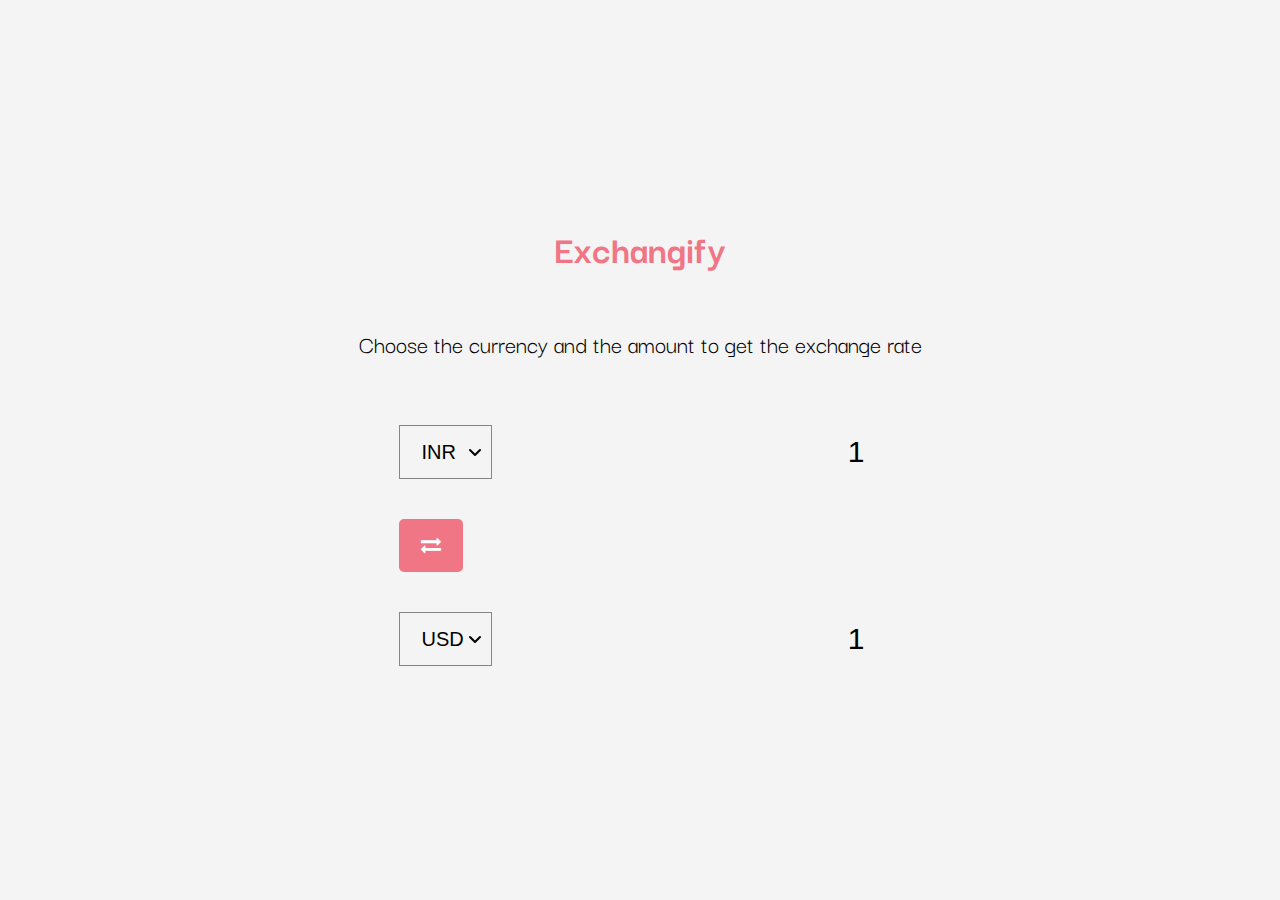
<file: exchange-rate-calculator/index.html>
<!DOCTYPE html>
<html lang="en">

<head>
    <meta charset="UTF-8">
    <meta name="viewport" content="width=device-width, initial-scale=1.0">
    <title>Exchange Rate Calculator</title>
    <link rel="stylesheet" href="style.css">
    <link href="https://stackpath.bootstrapcdn.com/font-awesome/4.7.0/css/font-awesome.min.css" rel="stylesheet" integrity="sha384-wvfXpqpZZVQGK6TAh5PVlGOfQNHSoD2xbE+QkPxCAFlNEevoEH3Sl0sibVcOQVnN" crossorigin="anonymous">

</head>

<body>

    <h1>Exchangify</h1>
    <p>Choose the currency and the amount to get the exchange rate</p>
    <div class="container">
        <div class="currency">
            <select name="" id="currency-one">
                <option value="AED">AED</option>
                <option value="ARS">ARS</option>
                <option value="AUD">AUD</option>
                <option value="BGN">BGN</option>
                <option value="BRL">BRL</option>
                <option value="BSD">BSD</option>
                <option value="CAD">CAD</option>
                <option value="CHF">CHF</option>
                <option value="CLP">CLP</option>
                <option value="CNY">CNY</option>
                <option value="COP">COP</option>
                <option value="CZK">CZK</option>
                <option value="DKK">DKK</option>
                <option value="DOP">DOP</option>
                <option value="EGP">EGP</option>
                <option value="EUR">EUR</option>
                <option value="FJD">FJD</option>
                <option value="GBP">GBP</option>
                <option value="GTQ">GTQ</option>
                <option value="HKD">HKD</option>
                <option value="HRK">HRK</option>
                <option value="HUF">HUF</option>
                <option value="IDR">IDR</option>
                <option value="ILS">ILS</option>
                <option value="INR" selected>INR</option>
                <option value="ISK">ISK</option>
                <option value="JPY">JPY</option>
                <option value="KRW">KRW</option>
                <option value="KZT">KZT</option>
                <option value="MXN">MXN</option>
                <option value="MYR">MYR</option>
                <option value="NOK">NOK</option>
                <option value="NZD">NZD</option>
                <option value="PAB">PAB</option>
                <option value="PEN">PEN</option>
                <option value="PHP">PHP</option>
                <option value="PKR">PKR</option>
                <option value="PLN">PLN</option>
                <option value="PYG">PYG</option>
                <option value="RON">RON</option>
                <option value="RUB">RUB</option>
                <option value="SAR">SAR</option>
                <option value="SEK">SEK</option>
                <option value="SGD">SGD</option>
                <option value="THB">THB</option>
                <option value="TRY">TRY</option>
                <option value="TWD">TWD</option>
                <option value="UAH">UAH</option>
                <option value="USD" >USD</option>
                <option value="UYU">UYU</option>
                <option value="VND">VND</option>
                <option value="ZAR">ZAR</option>
            </select>
            <input type="number" id="amount-one" placeholder="0" value="1">

        </div>

        <div class="swap-rate-container">
            <button class="btn" id="swap">
                <i class="fa fa-exchange"></i>
             </button>
            <div class="rate" id="rate">

            </div>
        </div>
        <div class="currency">
            <select name="" id="currency-two">
                <option value="AED">AED</option>
                <option value="ARS">ARS</option>
                <option value="AUD">AUD</option>
                <option value="BGN">BGN</option>
                <option value="BRL">BRL</option>
                <option value="BSD">BSD</option>
                <option value="CAD">CAD</option>
                <option value="CHF">CHF</option>
                <option value="CLP">CLP</option>
                <option value="CNY">CNY</option>
                <option value="COP">COP</option>
                <option value="CZK">CZK</option>
                <option value="DKK">DKK</option>
                <option value="DOP">DOP</option>
                <option value="EGP">EGP</option>
                <option value="EUR">EUR</option>
                <option value="FJD">FJD</option>
                <option value="GBP">GBP</option>
                <option value="GTQ">GTQ</option>
                <option value="HKD">HKD</option>
                <option value="HRK">HRK</option>
                <option value="HUF">HUF</option>
                <option value="IDR">IDR</option>
                <option value="ILS">ILS</option>
                <option value="INR" >INR</option>
                <option value="ISK">ISK</option>
                <option value="JPY">JPY</option>
                <option value="KRW">KRW</option>
                <option value="KZT">KZT</option>
                <option value="MXN">MXN</option>
                <option value="MYR">MYR</option>
                <option value="NOK">NOK</option>
                <option value="NZD">NZD</option>
                <option value="PAB">PAB</option>
                <option value="PEN">PEN</option>
                <option value="PHP">PHP</option>
                <option value="PKR">PKR</option>
                <option value="PLN">PLN</option>
                <option value="PYG">PYG</option>
                <option value="RON">RON</option>
                <option value="RUB">RUB</option>
                <option value="SAR">SAR</option>
                <option value="SEK">SEK</option>
                <option value="SGD">SGD</option>
                <option value="THB">THB</option>
                <option value="TRY">TRY</option>
                <option value="TWD">TWD</option>
                <option value="UAH">UAH</option>
                <option value="USD" selected>USD</option>
                <option value="UYU">UYU</option>
                <option value="VND">VND</option>
                <option value="ZAR">ZAR</option>
            </select>
            <input type="number" id="amount-two" placeholder="0" value="1">

        </div>
    </div>

    <script src='script.js'></script>
</body>

</html>
</file>
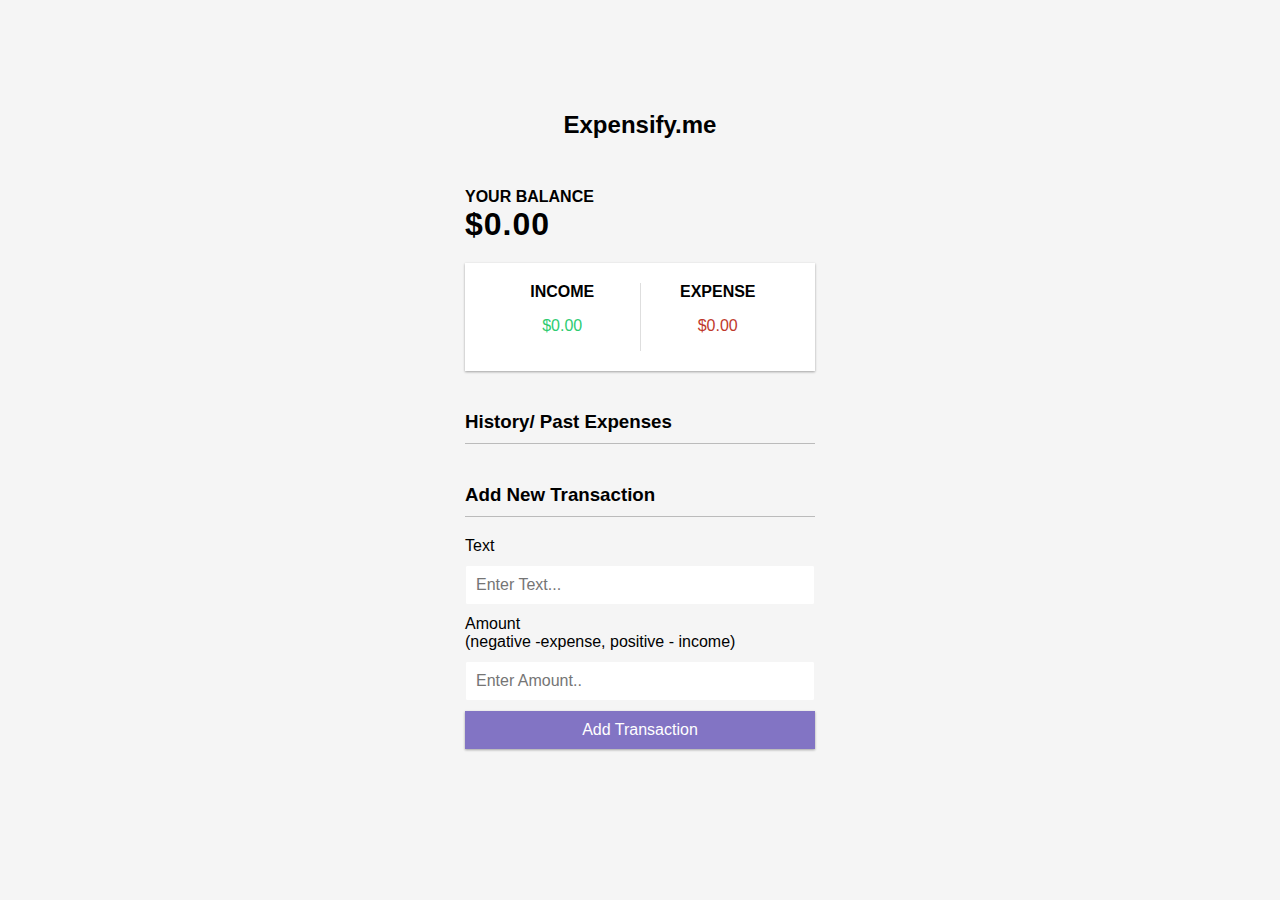
<file: expense-tracker/index.html>
<!DOCTYPE html>
<html lang="en">

<head>
    <meta charset="UTF-8">
    <meta name="viewport" content="width=device-width, initial-scale=1.0">
    <title>Expensify.Me</title>
    <link rel="stylesheet" href="style.css">
</head>

<body>
    <h2>Expensify.me</h2>
    <div class="container">
        <h4>Your Balance</h4>
        <h1 id="balance">$0.00</h1>
        <div class="inc-exp-container">
            <div>
                <h4>Income</h4>
                <p id="money-plus" class="money-plus">+$0.00</p>
            </div>
            <div>
                <h4>Expense</h4>
                <p id="money-minus" class="money-minus">-$0.00</p>
            </div>
        </div>

        <h3>History/ Past Expenses</h3>
        <ul id="list" class="list">
            <!-- <li class="minus">
                cash <span>-$400</span> <button class="delete-btn">x</button>

            </li> -->

        </ul>

        <h3>Add New Transaction</h3>
        <form action="" id="form">
            <div class="form-control">
                <label for="text">Text</label>
                <input type="text" id="text" placeholder="Enter Text..." />
            </div>
            <div class="form-control">
                <label for="amount"> Amount <br> (negative -expense, positive - income)</label>
                <input type="number" id="amount" placeholder="Enter Amount.." />
            </div>
            <button class="btn">Add Transaction</button>
        </form>
    </div>

    <script src="script.js"></script>
</body>

</html>
</file>
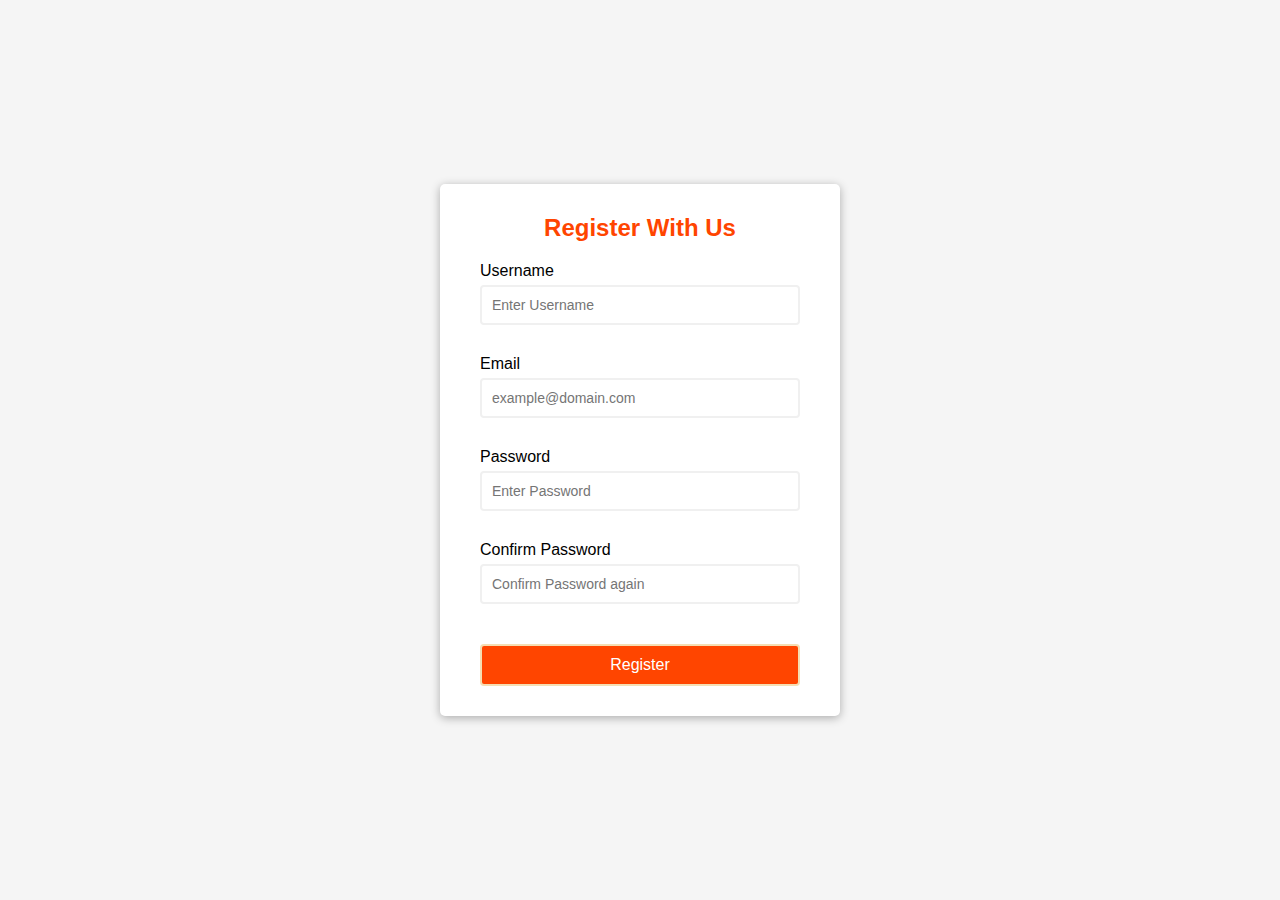
<file: formVaildator1/index.html>
<!DOCTYPE html>
<html lang="en">

<head>
    <meta charset="UTF-8">
    <meta name="viewport" content="width=device-width, initial-scale=1.0">
    <title>Form Validator</title>
    <link rel="stylesheet" href="/formVaildator1/style.css">
</head>

<body>
    <div class="container">
        <form action="" id="form" class="form">
            <h2>Register With Us</h2>
            <div class="form-control">
                <label for="username">Username</label>
                <input type="text" id="username" placeholder="Enter Username">
                <small>Error Message</small>
            </div>
            <div class="form-control ">
                <label for="email">Email</label>
                <input type="text" id="email" placeholder="example@domain.com">
                <small>Error Message</small>
            </div>
            <div class="form-control">
                <label for="password">Password</label>
                <input type="password" id="password1" placeholder="Enter Password">
                <small>Error Message</small>
            </div>
            <div class="form-control">
                <label for="password">Confirm Password</label>
                <input type="password" id="password2" placeholder="Confirm Password again">
                <small>Error Message</small>
            </div>
            <button type="submit">Register</button>
        </form>
    </div>


    <script src="/formVaildator1/script.js"></script>
</body>

</html>
</file>
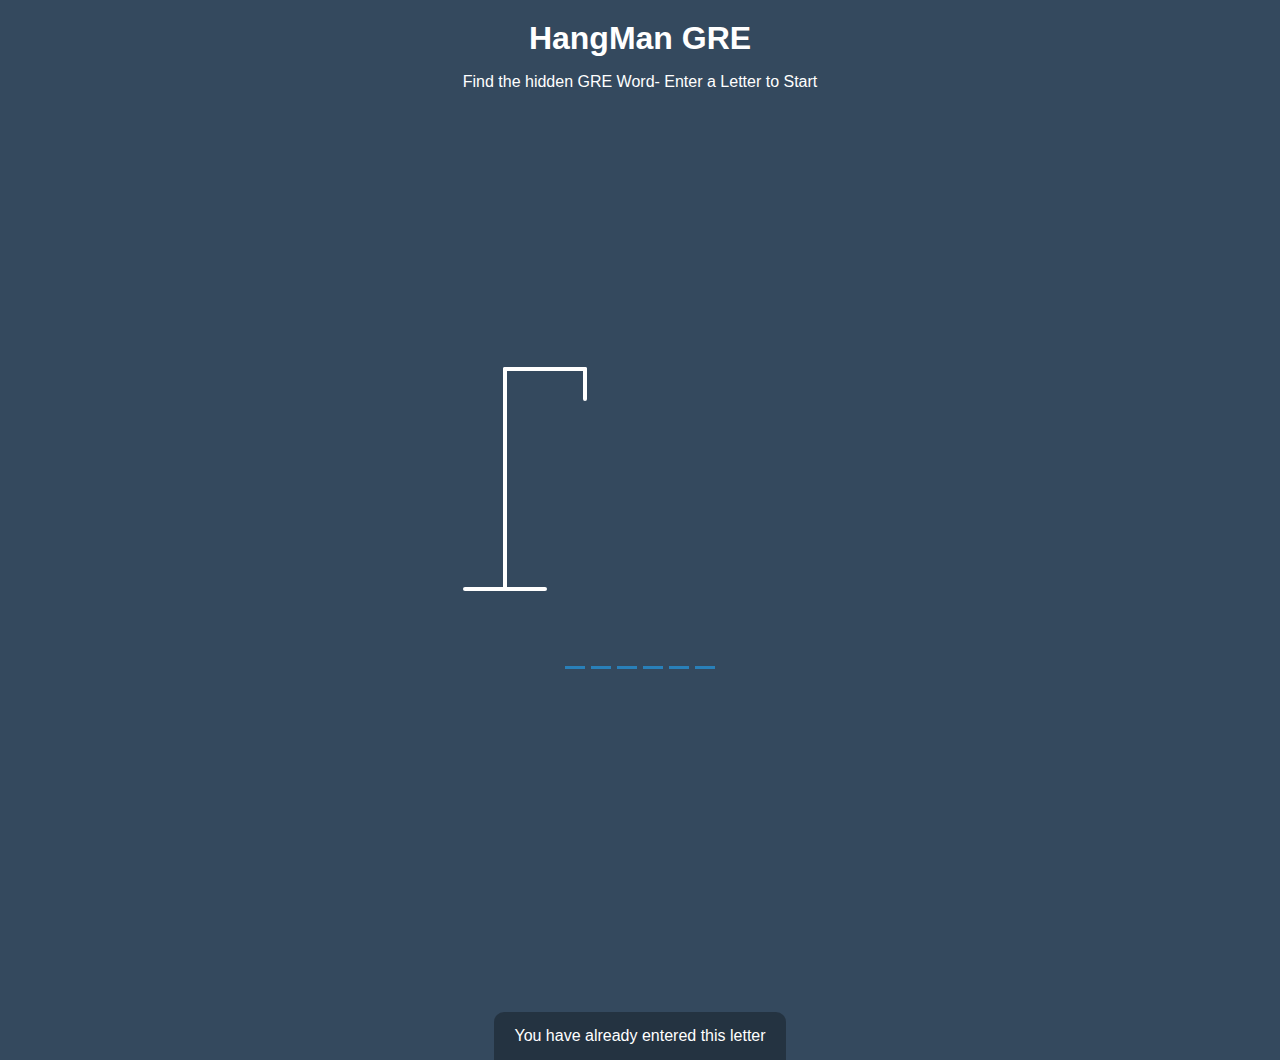
<file: hangman-gre-game/index.html>
<!DOCTYPE html>
<html lang="en">

<head>
    <meta charset="UTF-8" />
    <meta name="viewport" content="width=device-width, initial-scale=1.0" />
    <title>HangMan GRE</title>
    <link rel="stylesheet" href="style.css" />
</head>

<body>
    <h1>HangMan GRE</h1>

    <p>Find the hidden GRE Word- Enter a Letter to Start</p>
    <div class="game-container">
        <!-- Rod -->
        <svg class="figure-container" height="250" width="200">
        <line x1="60" y1="20" x2="140" y2="20" />
        <line x1="140" y1="20" x2="140" y2="50" />
        <line x1="60" y1="20" x2="60" y2="240" />
        <line x1="20" y1="240" x2="100" y2="240" />

        <!-- Head-->

        <circle cx="140" cy="70" r="20" class="figure-part" />

        <!-- Body-->
        <line x1="140" y1="90" x2="140" y2="150" class="figure-part" />

        <!-- Arms-->
        <line x1="140" y1="120" x2="120" y2="100" class="figure-part" />
        <line x1="140" y1="120" x2="160" y2="100" class="figure-part" />

        <!-- Legs-->
        <line x1="140" y1="150" x2="120" y2="180" class="figure-part" />
        <line x1="140" y1="150" x2="160" y2="180" class="figure-part" />
      </svg>
        <div class="wrong-letters-container">
            <div id="wrong-letters"></div>
        </div>

        <div class="word" id="word"></div>
    </div>

    <!--Container for final messages using Popup-->
    <div class="popup-container" id="popup-container">
        <div class="popup">
            <h2 id="final-message"></h2>
            <button id="play-again">
          Play Again
        </button>
        </div>
    </div>

    <!-- Notification-->
    <div class="notification-container" id="notification-container">
        <p>You have already entered this letter</p>
    </div>
    <script src="script.js"></script>
</body>

</html>
</file>
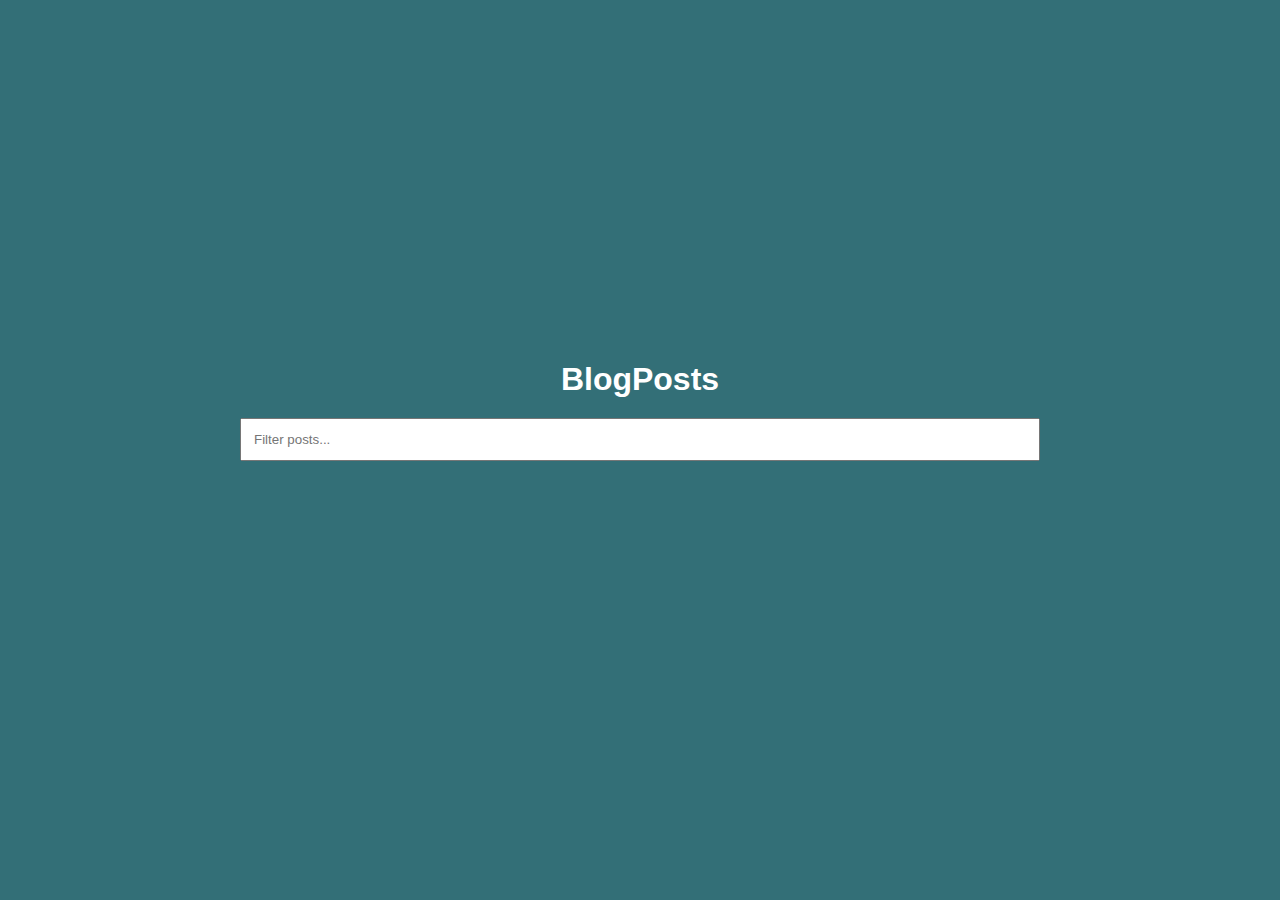
<file: infinite-scroll-fetch/index.html>
<!DOCTYPE html>
<html lang="en">

<head>
    <meta charset="UTF-8">
    <meta name="viewport" content="width=device-width, initial-scale=1.0">
    <title>Infinite Scroll Async fetch</title>
    <link rel="stylesheet" href="style.css">
</head>

<body>

    <h1>BlogPosts</h1>
    <div class="filter-container">
        <input type="text" id="filter" class="filter" placeholder="Filter posts..." />


    </div>

    <div id="post-container"></div>


    <div id="loader" class="loader">
        <div class="circle"></div>
        <div class="circle"></div>
        <div class="circle"></div>
    </div>



    <script src="script.js"></script>
</body>

</html>
</file>
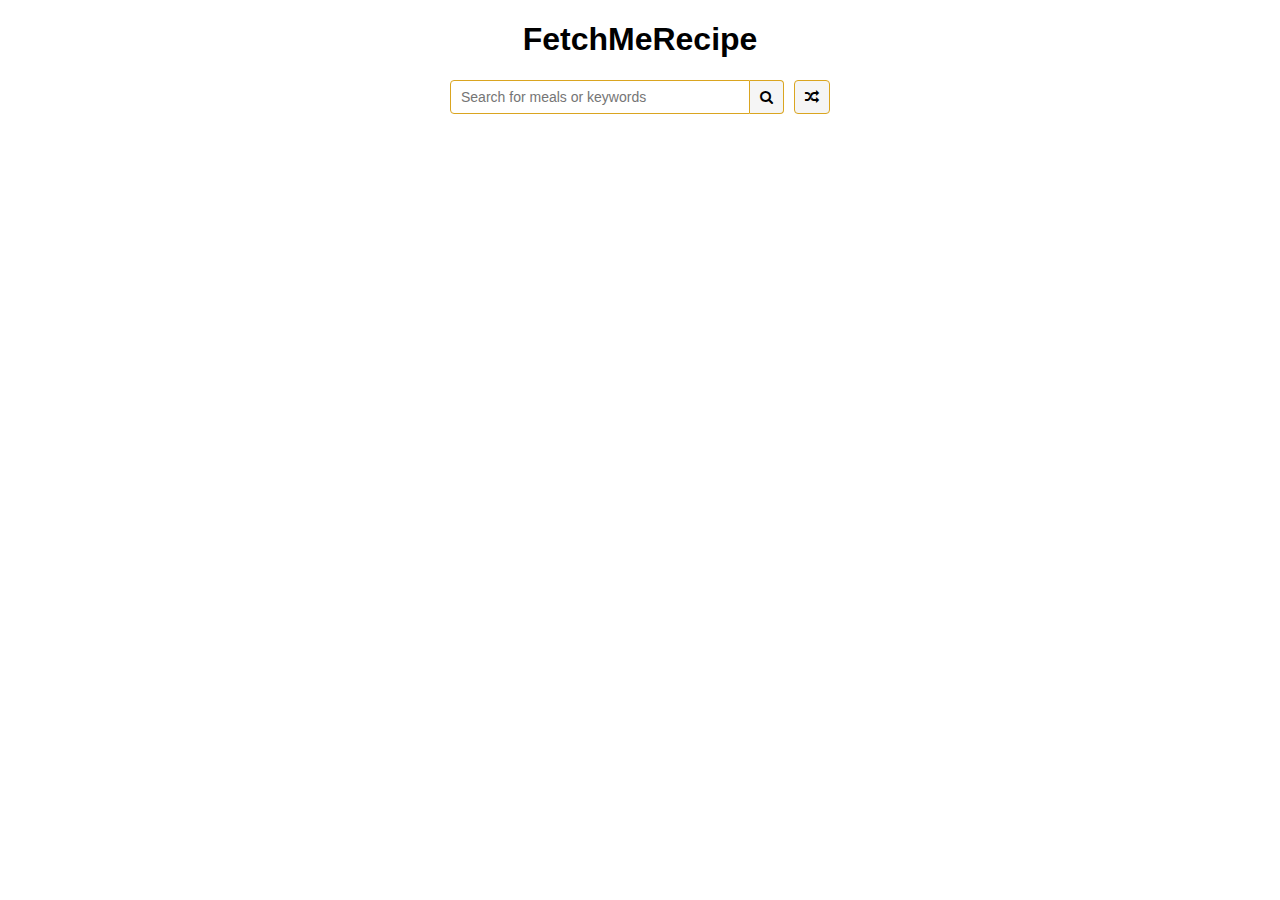
<file: meal-finder/index.html>
<!DOCTYPE html>
<html lang="en">

<head>
    <meta charset="UTF-8" />
    <meta name="viewport" content="width=device-width, initial-scale=1.0" />
    <title>FetchMeRecipe</title>
    <link rel="stylesheet" href="style.css" />
    <link rel="stylesheet" href="https://stackpath.bootstrapcdn.com/font-awesome/4.7.0/css/font-awesome.min.css" integrity="sha384-wvfXpqpZZVQGK6TAh5PVlGOfQNHSoD2xbE+QkPxCAFlNEevoEH3Sl0sibVcOQVnN" crossorigin="anonymous" />
</head>

<body>
    <div class="container">
        <h1>FetchMeRecipe</h1>
        <div class="flex">
            <form class="flex" id="submit">
                <input type="text" id="search" placeholder="Search for meals or keywords" />
                <button class="search-btn" type="submit">
            <i class="fa fa-search"></i>
          </button>
            </form>
            <button class="random-btn" id="random-btn">
          <i class="fa fa-random"></i>
        </button>
        </div>

        <div id="result-heading"></div>
        <div id="meals" class="meals"></div>
        <div id="single-meal" class="single-meal"></div>
    </div>

    <script src="script.js"></script>
</body>

</html>
</file>
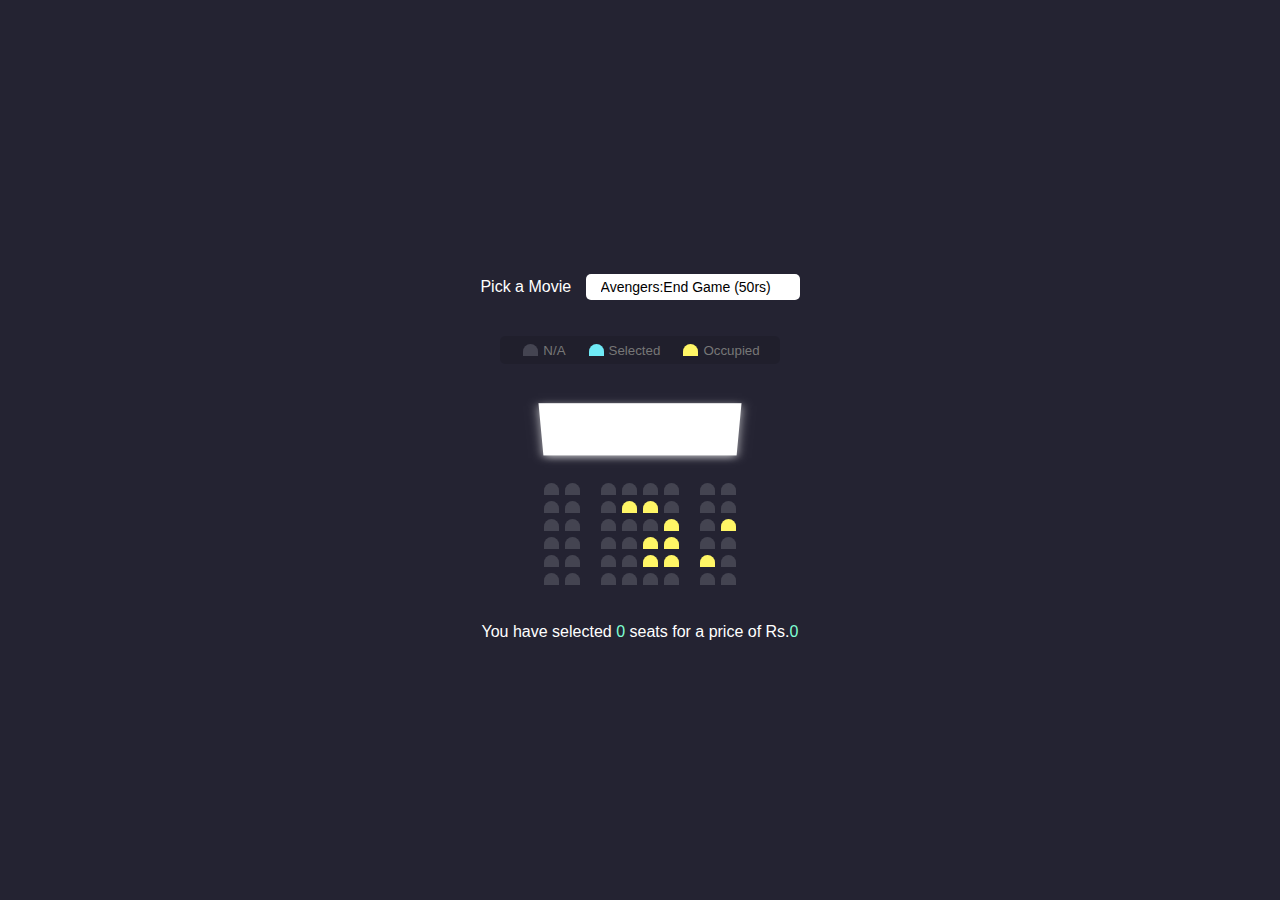
<file: movieseatbooking/index.html>
<!DOCTYPE html>
<html lang="en">

<head>
    <meta charset="UTF-8">
    <meta name="viewport" content="width=device-width, initial-scale=1.0">
    <title>ShowMeMovie</title>
    <link rel="stylesheet" href="/movieseatbooking/style.css">
</head>

<body>
    <div class="movie-container">
        <label>Pick a Movie</label>
        <select id="movie">
           <option value="50">Avengers:End Game (50rs)</option>
           <option value="100">Friends TV Series (100rs)</option>
           <option value="30">Joker (30rs)</option>
           <option value="50">Upload Amazon Series (50rs)</option> 
        </select>
    </div>
    <ul class="showcase">
        <li>
            <div class="seat"></div>
            <small>N/A</small>

        </li>
        <li>
            <div class="seat selected"> </div>
            <small>Selected</small>

        </li>
        <li>
            <div class="seat occupied"> </div>
            <small>Occupied</small>

        </li>

    </ul>
    <div class="container">
        <div class="screen"></div>
        <div class="row">
            <div class="seat"></div>
            <div class="seat"></div>
            <div class="seat"></div>
            <div class="seat"></div>
            <div class="seat"></div>
            <div class="seat"></div>
            <div class="seat"></div>
            <div class="seat"></div>
        </div>
        <div class="row">
            <div class="seat"></div>
            <div class="seat"></div>
            <div class="seat"></div>
            <div class="seat occupied"></div>
            <div class="seat occupied"></div>
            <div class="seat"></div>
            <div class="seat"></div>
            <div class="seat"></div>
        </div>
        <div class="row">
            <div class="seat"></div>
            <div class="seat"></div>
            <div class="seat"></div>
            <div class="seat"></div>
            <div class="seat"></div>
            <div class="seat occupied"></div>
            <div class="seat"></div>
            <div class="seat occupied"></div>
        </div>
        <div class="row">
            <div class="seat"></div>
            <div class="seat"></div>
            <div class="seat"></div>
            <div class="seat"></div>
            <div class="seat occupied"></div>
            <div class="seat occupied"></div>
            <div class="seat"></div>
            <div class="seat"></div>
        </div>
        <div class="row">
            <div class="seat"></div>
            <div class="seat"></div>
            <div class="seat"></div>
            <div class="seat"></div>
            <div class="seat occupied"></div>
            <div class="seat occupied"></div>
            <div class="seat occupied"></div>
            <div class="seat"></div>
        </div>
        <div class="row">
            <div class="seat"></div>
            <div class="seat"></div>
            <div class="seat"></div>
            <div class="seat"></div>
            <div class="seat"></div>
            <div class="seat"></div>
            <div class="seat"></div>
            <div class="seat"></div>
        </div>

    </div>
    <p class="text">You have selected <span id="count">0</span> seats for a price of Rs.<span id="total">0</span></p>

    <script src="/movieseatbooking/script.js"></script>
</body>

</html>
</file>
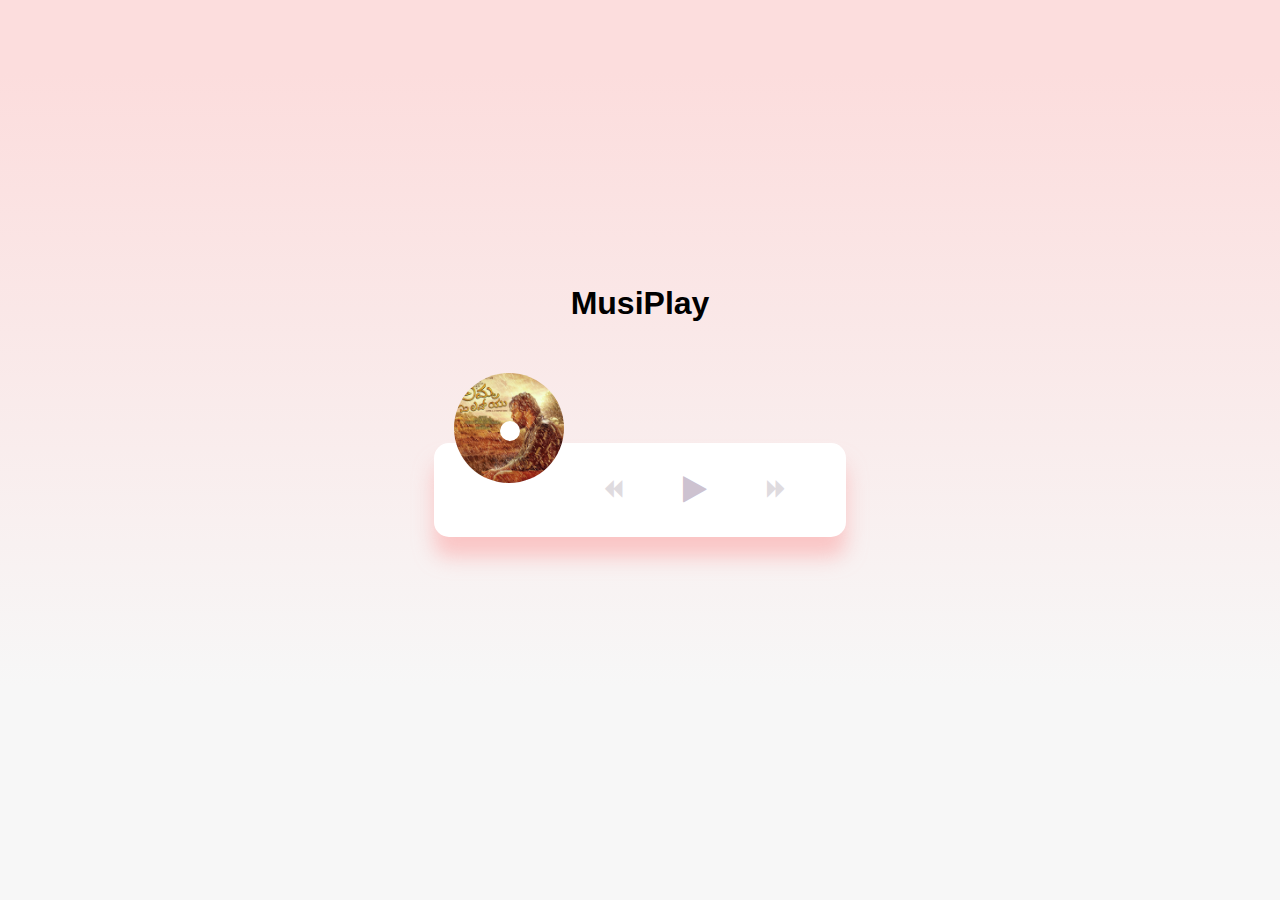
<file: music-player/index.html>
<!DOCTYPE html>
<html lang="en">

<head>
    <meta charset="UTF-8" />
    <meta name="viewport" content="width=device-width, initial-scale=1.0" />
    <title>Music Player</title>
    <link rel="stylesheet" href="style.css" />
    <link rel="stylesheet" href="https://stackpath.bootstrapcdn.com/font-awesome/4.7.0/css/font-awesome.min.css" integrity="sha384-wvfXpqpZZVQGK6TAh5PVlGOfQNHSoD2xbE+QkPxCAFlNEevoEH3Sl0sibVcOQVnN" crossorigin="anonymous" />

</head>

<body>

    <h1>MusiPlay</h1>

    <div class="music-container  " id="music-container">

        <div class="music-info">
            <h4 id="title"></h4>
            <div class="progress-container" id="progress-container">

                <div class="progress" id="progress">

                </div>
            </div>
        </div>

        <audio src="songs/goodmorning.mp3" id="audio"></audio>
        <div class="img-container ">
            <img src="covers/goodmorning.jpg" alt="music-cover" id="cover">
        </div>

        <div class="navigation">
            <button id="prev" class="action-btn">
                    <i class="fa fa-backward"></i>
                </button>
            <button id="play" class="action-btn action-btn-big">
                    <i class="fa fa-play"></i>
                </button>
            <button id="next" class="action-btn">
                    <i class="fa fa-forward"></i>
                </button>
        </div>
    </div>

    </div>




    <script src="script.js"></script>
</body>

</html>
</file>
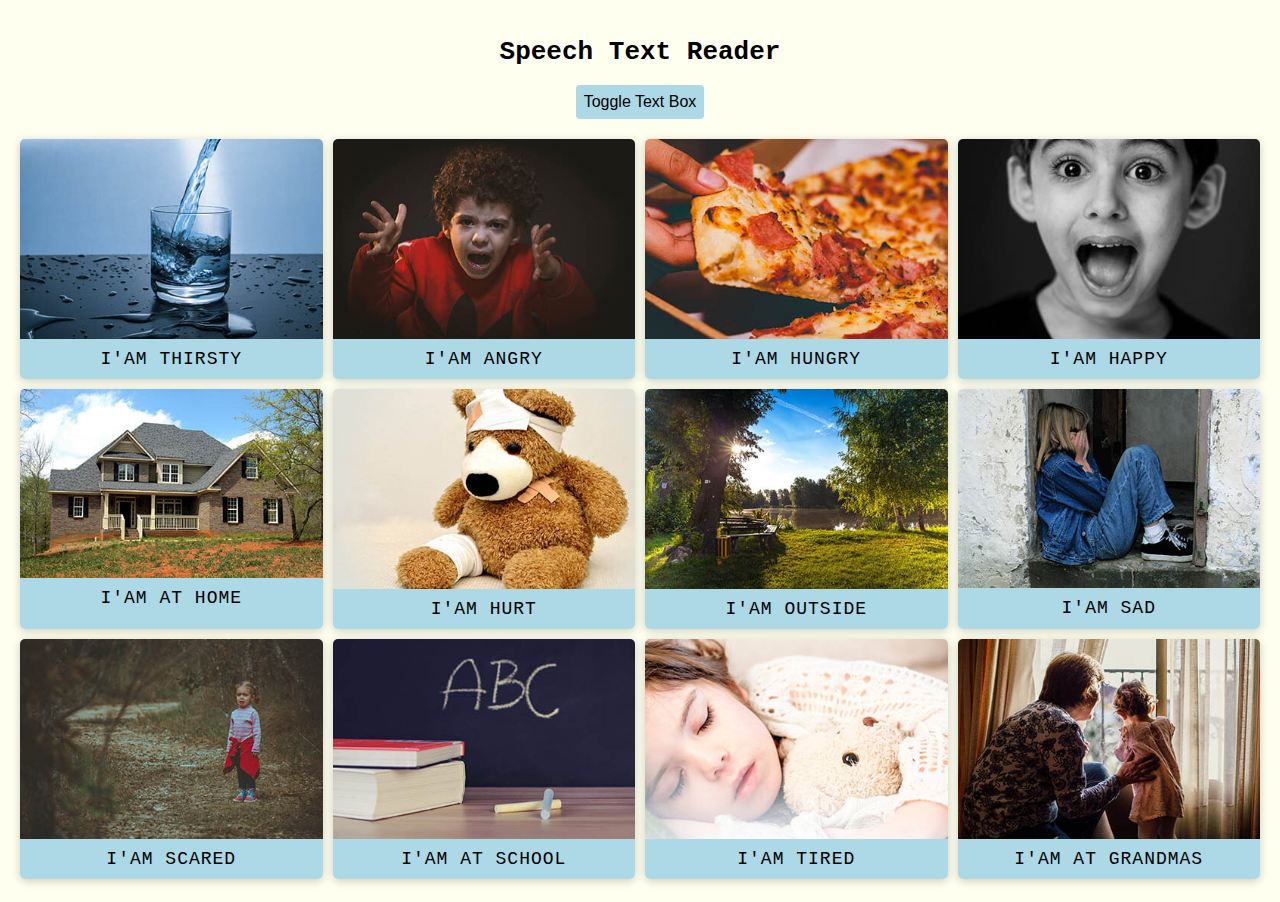
<file: speech-text-reader/index.html>
<!DOCTYPE html>
<html lang="en">

<head>
    <meta charset="UTF-8">
    <meta name="viewport" content="width=device-width, initial-scale=1.0">
    <title>Speech Text Reader-Home</title>
    <link rel="stylesheet" href="style.css">
</head>

<body>

    <div class="container">
        <h1>Speech Text Reader</h1>
        <button id="toggle" class="btn btn-toggle">
            Toggle Text Box
        </button>
        <div class="text-box" id="text-box">
            <div class="close" id="close">X</div>
            <h3>Choose voice</h3>
            <select id="voices"></select>
            <textarea id="text" placeholder="Enter Text to read.."></textarea>
            <button id="read" class="btn">Read Text</button>

        </div>
        <main></main>
    </div>



    <script src="script.js"></script>
</body>

</html>
</file>
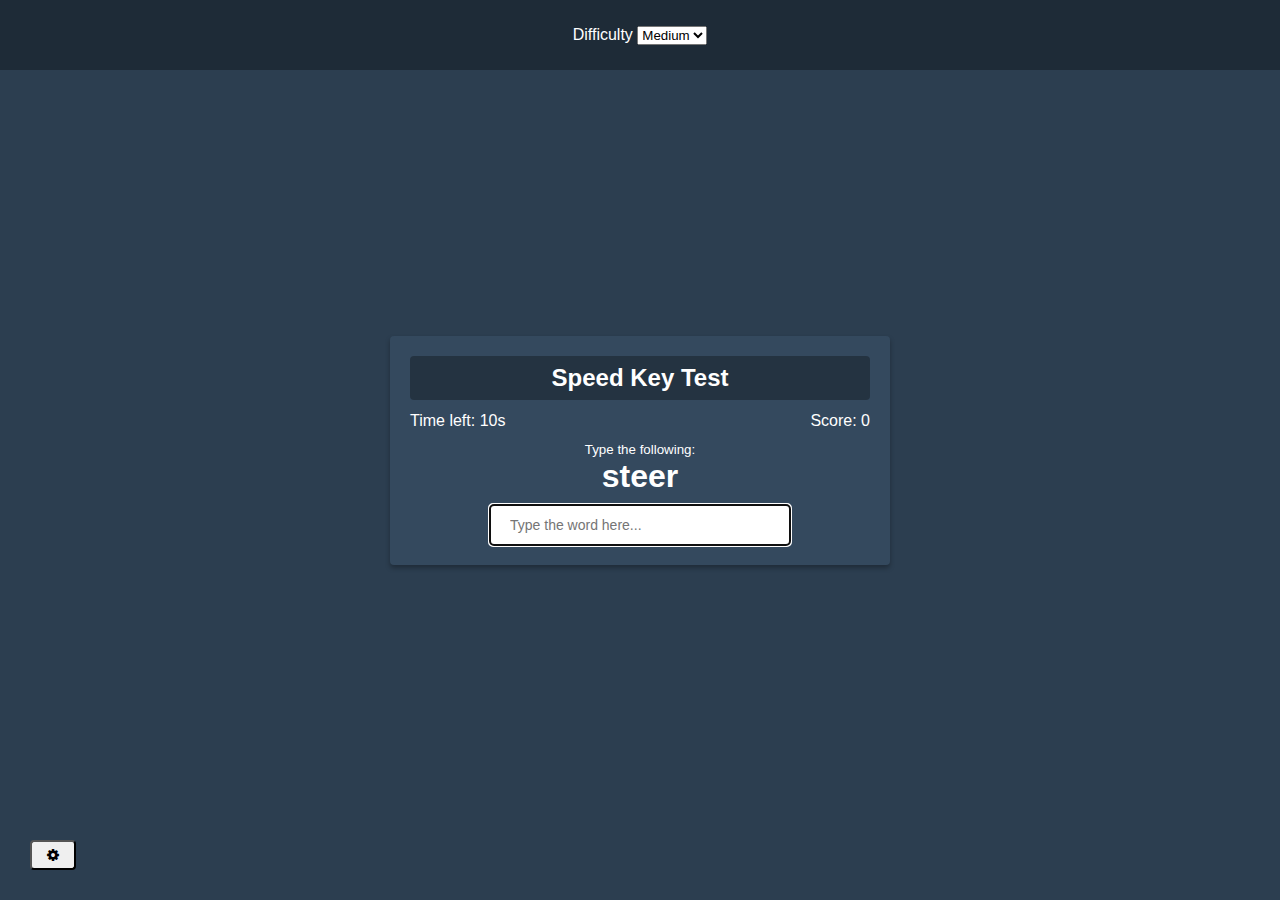
<file: typing-speed-game/index.html>
<!DOCTYPE html>
<html lang="en">

<head>
    <meta charset="UTF-8">
    <meta name="viewport" content="width=device-width, initial-scale=1.0">
    <title>SpeedKey</title>
    <link rel="stylesheet" href="style.css">
    <link rel="stylesheet" href="https://stackpath.bootstrapcdn.com/font-awesome/4.7.0/css/font-awesome.min.css" integrity="sha384-wvfXpqpZZVQGK6TAh5PVlGOfQNHSoD2xbE+QkPxCAFlNEevoEH3Sl0sibVcOQVnN" crossorigin="anonymous" />

</head>

<body>

    <button id="settings-btn" class="settings-btn">
        <i class="fa fa-cog"></i>
    </button>

    <div id="settings" class="settings">
        <form id="settings-form">
            <div>
                <label for="difficulty">Difficulty</label>
                <select id="difficulty">
                   <option value="easy">Easy</option>
                   <option value="medium">Medium</option>
                   <option value="hard">Hard</option>
                </select>
            </div>

        </form>
    </div>

    <div class="container">
        <h2> Speed Key Test </h2>
        <small>Type the following:</small>

        <h1 id="word"></h1>
        <input type="text" id="text" autocomplete="off" placeholder="Type the word here...">

        <p class="time-container">
            Time left: <span id="time">10s</span>
        </p>

        <p class="score-container">
            Score: <span id="score">0</span>
        </p>

        <div id="end-game-container" class="end-game-container"></div>

    </div>


    <script src="script.js"></script>
</body>

</html>
</file>
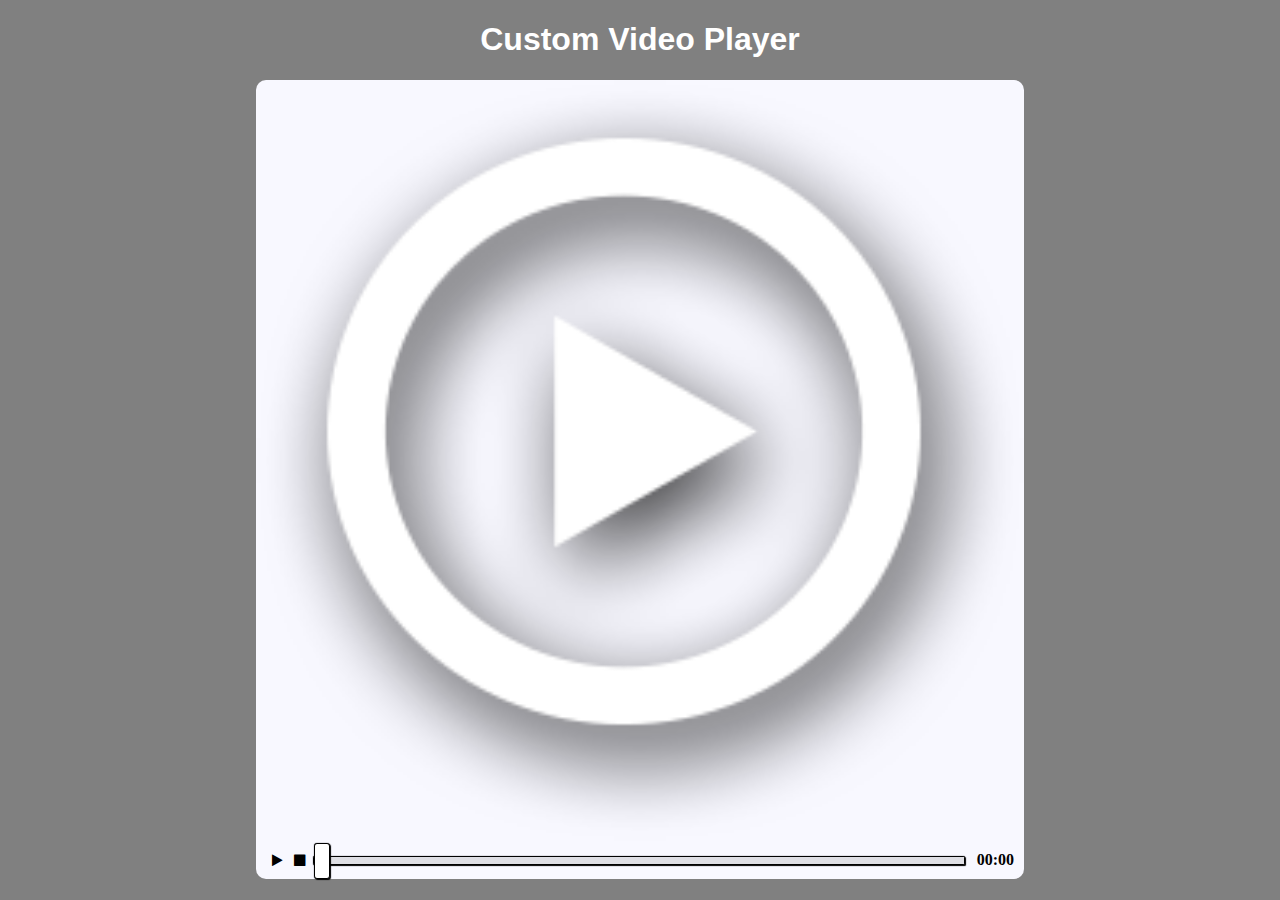
<file: Custom-Video-Player/custom-video-player/index.html>
<!DOCTYPE html>
<html lang="en">

<head>
    <meta charset="UTF-8">
    <meta name="viewport" content="width=device-width, initial-scale=1.0">
    <title>Custom Video Player</title>

    <link href="https://stackpath.bootstrapcdn.com/font-awesome/4.7.0/css/font-awesome.min.css" rel="stylesheet" integrity="sha384-wvfXpqpZZVQGK6TAh5PVlGOfQNHSoD2xbE+QkPxCAFlNEevoEH3Sl0sibVcOQVnN" crossorigin="anonymous">
    <link rel="stylesheet" href="css/style.css">
    <link rel="stylesheet" href="css/progress.css">

</head>

<body>

    <h1>Custom Video Player</h1>
    <video src="videos/plex.mp4" id="video" class="screen" poster="img/play.png"></video>
    <div class="controls">
        <button class="btn" id="play">
    <i class="fa fa-play"></i>
        </button>
        <button class="btn" id="stop">
    <i class="fa fa-stop"></i>
        </button>
        <input type="range" id="progress" class='progress' min="0" max="100" step="0.1" value="0" />
        <span class="timestamp" id="timestamp">00:00</span>
    </div>



    <script src="script.js">
    </script>

</body>

</html>
</file>
<file: exchange-rate-calculator/style.css>
@import url('https://fonts.googleapis.com/css?family=Darker+Grotesque&display=swap');
:root {
    --primary-color: #F07686;
}

* {
    box-sizing: border-box;
}

body {
    background-color: #f4f4f4;
    display: flex;
    flex-direction: column;
    align-items: center;
    justify-content: center;
    height: 100vh;
    margin: 0;
    padding: 20px;
    font-family: 'Darker Grotesque', sans-serif;
}

h1 {
    color: var(--primary-color);
    font-size: 40px;
}

p {
    text-align: center;
    font-size: 25px;
}

.btn {
    color: white;
    background-color: var(--primary-color);
    border: 10px solid var(--primary-color);
    border-radius: 5px;
    font-size: 20px;
    padding: 5px 12px;
}

.btn:hover {
    cursor: pointer;
}

.money-img {
    width: 150px;
}

.currency {
    padding: 40px 0;
    display: flex;
    align-items: center;
    justify-content: space-between;
}

.currency select {
    padding: 15px 22px 15px 22px;
    -moz-appearance: none;
    appearance: none;
    -webkit-appearance: none;
    border: 1px solid #858585;
    font-size: 20px;
    background: transparent;
    background-image: url('data:image/svg+xml;charset=UTF-8,%3Csvg%20xmlns%3D%22http%3A%2F%2Fwww.w3.org%2F2000%2Fsvg%22%20width%3D%2212%22%20height%3D%2212%22%20viewBox%3D%220%200%2012%2012%22%3E%3Ctitle%3Edown-arrow%3C%2Ftitle%3E%3Cg%20fill%3D%22%23000000%22%3E%3Cpath%20d%3D%22M10.293%2C3.293%2C6%2C7.586%2C1.707%2C3.293A1%2C1%2C0%2C0%2C0%2C.293%2C4.707l5%2C5a1%2C1%2C0%2C0%2C0%2C1.414%2C0l5-5a1%2C1%2C0%2C1%2C0-1.414-1.414Z%22%20fill%3D%22%23000000%22%3E%3C%2Fpath%3E%3C%2Fg%3E%3C%2Fsvg%3E');
    background-position: right 10px top 50%, 0, 0;
    background-size: 12px auto 100%;
    background-repeat: no-repeat;
}

.currency input {
    border: 0;
    background: transparent;
    font-size: 30px;
    text-align: right;
}

.swap-rate-container {
    display: flex;
    align-items: center;
    justify-content: space-between;
}

.rate {
    color: var(--primary-color);
    font-size: 25px;
    padding: 0 10px;
}

select:focus,
input:focus,
button:focus {
    outline: 0;
}

@media(max-width: 600px) {
    .currency input {
        width: 240px;
    }
}
</file>
<file: expense-tracker/style.css>
:root {
    --box-shadow: 0 1px 3px rgba(0, 0, 0, 0.12), 0 1px 2px rgba(0, 0, 0, 0.24);
}

* {
    box-sizing: border-box;
}

body {
    font-family: sans-serif;
    background-color: whitesmoke;
    display: flex;
    flex-direction: column;
    align-items: center;
    justify-content: center;
    min-height: 100vh;
    margin: 0;
}

.container {
    margin: 30px auto;
    width: 350px;
}

h1 {
    letter-spacing: 1px;
    margin: 0;
}

h3 {
    border-bottom: 1px solid #bbb;
    padding-bottom: 10px;
    margin: 40px 0 10px;
}

h4 {
    margin: 0;
    text-transform: uppercase;
}

.inc-exp-container {
    background-color: white;
    box-shadow: var(--box-shadow);
    padding: 20px;
    display: flex;
    justify-content: space-between;
    margin: 20px 0;
}

.inc-exp-container>div {
    flex: 1;
    text-align: center;
}

.inc-exp-container>div:first-of-type {
    border-right: 1px solid #dedede;
}

.money {
    font-size: 20px;
    letter-spacing: 1px;
    margin: 5px 0;
}

.money-plus {
    color: #2ecc71;
}

.money-minus {
    color: #c0392b;
}

label {
    display: inline-block;
    margin: 10px 0;
}

input[type="text"],
input[type="number"] {
    border: 1px solid whitesmoke;
    border-radius: 2px;
    display: block;
    font-size: 16px;
    padding: 10px;
    width: 100%;
}

.btn {
    background-color: #6e5ebbda;
    box-shadow: var(--box-shadow);
    color: white;
    border: 0;
    display: block;
    font-size: 16px;
    margin: 10px 0 30px;
    padding: 10px;
    width: 100%;
    cursor: pointer;
}

.btn:focus,
.delete-btn:focus {
    outline: 0;
}

.list {
    list-style-type: none;
    padding: 0;
    margin-bottom: 40px;
}

.list li {
    background-color: white;
    box-shadow: var(--box-shadow);
    color: #333;
    display: flex;
    justify-content: space-between;
    position: relative;
    padding: 10px;
    margin: 10px 0;
}

.list li.minus {
    border-right: 5px solid #c0392b;
}

.list li.plus {
    border-right: 5px solid #2ecc71;
}

.delete-btn {
    background-color: red;
    cursor: pointer;
    border: 0;
    color: white;
    font-size: 20px;
    line-height: 20px;
    padding: 2px 5px;
    position: absolute;
    top: 50%;
    left: 0;
    transform: translate(-100%, -50%);
    transition: opacity 0.3s ease;
    opacity: 0;
}

.list li:hover .delete-btn {
    opacity: 1;
}
</file>
<file: formVaildator1/style.css>
* {
    box-sizing: border-box;
}

body {
    font-family: sans-serif;
    background-color: whitesmoke;
    display: flex;
    justify-content: center;
    align-items: center;
    min-height: 100vh;
    margin: 0;
}

h2 {
    text-align: center;
    margin: 0 0 20px;
    color: orangered;
}

.container {
    background-color: white;
    border-radius: 5px;
    box-shadow: 0 2px 10px rgba(0, 0, 0, 0.3);
    width: 400px;
}

.form {
    padding: 30px 40px;
}

.form-control {
    margin-bottom: 10px;
    padding-bottom: 20px;
    position: relative;
}

.form-control label {
    color: black;
    display: block;
    margin-bottom: 5px;
}

.form-control input {
    border: 2px solid #f0f0f0;
    border-radius: 4px;
    display: block;
    width: 100%;
    padding: 10px;
    font-size: 14px;
}

.form-control input:focus {
    outline: 0;
    border-color: rgb(255, 68, 0);
}

.form-control.success input {
    border-color: #2ecc71;
}

.form-control.error input {
    border-color: red;
}

.form-control small {
    color: red;
    position: absolute;
    bottom: 0;
    left: 0;
    visibility: hidden;
}

.form-control.error small {
    visibility: visible;
}

.form button {
    cursor: pointer;
    background-color: orangered;
    border-radius: 4px;
    border: 2px solid wheat;
    color: white;
    display: block;
    font-size: 16px;
    padding: 10px;
    margin-top: 20px;
    width: 100%;
}
</file>
<file: hangman-gre-game/style.css>
* {
    box-sizing: border-box;
}

body {
    display: flex;
    flex-direction: column;
    align-items: center;
    justify-content: center;
    height: 100vh;
    margin: 0;
    /* overflow: hidden; */
    background-color: #34495e;
    color: white;
    font-family: -apple-system, BlinkMacSystemFont, 'Segoe UI', Roboto, Oxygen, Ubuntu, Cantarell, 'Open Sans', 'Helvetica Neue', sans-serif;
}

h1 {
    margin: 20px 0 0;
}

.game-container {
    padding: 20px 30px;
    position: relative;
    margin: auto;
    height: 350px;
    width: 450px;
}

.figure-container {
    fill: transparent;
    stroke: white;
    stroke-width: 4px;
    stroke-linecap: round;
}

.figure-part {
    display: none;
}

.wrong-letters-container {
    position: absolute;
    top: 20px;
    right: 20px;
    display: flex;
    flex-direction: column;
    text-align: right;
}

.wrong-letters-container p {
    margin: 0 0 5px;
}

.wrong-letters-container span {
    font-size: 24px;
}

.word {
    display: flex;
    position: absolute;
    bottom: 10px;
    left: 50%;
    transform: translateX(-50%);
}

.letter {
    border-bottom: 3px solid #2980b9;
    display: inline-flex;
    font-size: 30px;
    align-items: center;
    justify-content: center;
    margin: 0 3px;
    height: 50px;
    width: 20px;
}

.popup-container {
    background-color: rgba(0, 0, 0, 0.3);
    position: fixed;
    top: 0;
    bottom: 0;
    left: 0;
    right: 0;
    /* display: flex; */
    display: none;
    align-items: center;
    justify-content: center;
}

.popup {
    background: #2980b9;
    border-radius: 5px;
    box-shadow: 0 15px 10px 2px rgba(0, 0, 0, 0.1);
    padding: 20px;
    text-align: center;
}

.popup button {
    cursor: pointer;
    background-color: white;
    color: #2980b9;
    border: 0;
    margin-top: 20px;
    padding: 12px 20px;
    font-size: 16px;
}

.popup button:active {
    transform: scale(0.98);
}

.popup button:focus {
    outline: 0;
}

.notification-container {
    background-color: rgba(0, 0, 0, 0.3);
    border-radius: 10px 10px 0 0;
    padding: 15px 20px;
    position: absolute;
    bottom: -160px;
    transition: transform 0.3s ease-in-out;
}

.notification-container p {
    margin: 0;
}

.notification-container.show {
    transform: translateY(-100px);
}
</file>
<file: infinite-scroll-fetch/style.css>
* {
    box-sizing: border-box;
}

body {
    font-family: sans-serif;
    color: white;
    background-color: #336f77;
    display: flex;
    flex-direction: column;
    align-items: center;
    justify-content: center;
    min-height: 100vh;
    margin: 0;
    padding-bottom: 100px;
}

h1 {
    margin-bottom: 0;
    text-align: center;
}

.filter-container {
    margin-top: 20px;
    width: 80vw;
    max-width: 800px;
}

.filter {
    width: 100%;
    padding: 12px;
}

.post {
    position: relative;
    background-color: #7bcdd881;
    box-shadow: 0 2px 4px rgba(0, 0, 0, 0.3);
    border-radius: 3px;
    padding: 20px;
    margin: 40px 0;
    display: flex;
    width: 80vw;
    max-width: 800px;
}

.post .post-title {
    margin: 0;
}

.post .post-body {
    margin: 15px 0 0;
    line-height: 1.3;
}

.post .post-info {
    margin-left: 20px;
}

.post .number {
    position: absolute;
    top: -15px;
    left: -15px;
    font-size: 20px;
    width: 40px;
    height: 40px;
    border-radius: 50%;
    background: white;
    color: #336f77;
    display: flex;
    align-items: center;
    justify-content: center;
    padding: 7px 10px;
}

.loader {
    opacity: 0;
    display: flex;
    position: fixed;
    bottom: 50px;
    transition: opacity 0.3s ease-in;
}

.loader.show {
    opacity: 1;
}

.circle {
    background-color: white;
    width: 10px;
    height: 10px;
    border-radius: 50%;
    margin: 5px;
    animation: bounce 0.5s ease-in infinite;
}

.circle:nth-of-type(2) {
    animation-delay: 0.1s;
}

.circle:nth-of-type(3) {
    animation-delay: 0.2s;
}

@keyframes bounce {
    0%,
    100% {
        transform: translateY(0);
    }
    50% {
        transform: translateY(-10px);
    }
}
</file>
<file: meal-finder/style.css>
* {
    box-sizing: border-box;
}

body {
    font-family: sans-serif;
    background: white;
    color: black;
    margin: 0;
}

.container {
    margin: auto;
    max-width: 800px;
    display: flex;
    flex-direction: column;
    align-items: center;
    justify-content: center;
    text-align: center;
}

.flex {
    display: flex;
}

input,
button {
    border: 1px solid goldenrod;
    border-top-left-radius: 4px;
    border-bottom-left-radius: 4px;
    font-size: 14px;
    padding: 8px 10px;
    margin: 0;
}

input[type='text'] {
    width: 300px;
}

.search-btn {
    cursor: pointer;
    border-left: 0;
    border-radius: 0;
    border-top-right-radius: 4px;
    border-bottom-right-radius: 4px;
    background-color: whitesmoke;
}

.random-btn {
    cursor: pointer;
    background-color: whitesmoke;
    margin-left: 10px;
    border-top-right-radius: 4px;
    border-bottom-right-radius: 4px;
}

.meals {
    display: grid;
    grid-template-columns: repeat(4, 1fr);
    grid-gap: 20x;
    margin-top: 20px;
}

.meal {
    cursor: pointer;
    position: relative;
    height: 180px;
    width: 180px;
    text-align: center;
}

.meal img {
    width: 100%;
    height: 100%;
    border: 4px solid white;
    border-radius: 5px;
}

.meal-info {
    position: absolute;
    top: 0;
    left: 0;
    height: 100%;
    width: 100%;
    background: rgba(0, 0, 0, 0.7);
    display: flex;
    align-items: center;
    justify-content: center;
    transition: opacity 0.2s ease-in;
    color: #fff;
    opacity: 0;
}

.meal:hover .meal-info {
    opacity: 1;
}

.single-meal {
    margin: 30px auto;
    width: 70%;
}

.single-meal img {
    width: 300px;
    margin: 15px;
    border: 4px white solid;
    border-radius: 2px;
}

.single-meal-info {
    margin: 20px;
    padding: 10px;
    border: 2px whitesmoke solid;
    border-radius: 5px;
    background: whitesmoke;
    font-weight: bold;
}

.single-meal p {
    margin: 0;
    letter-spacing: 0.5px;
    line-height: 1.5;
}

.single-meal ul {
    padding-left: 0;
    list-style-type: none;
}

.single-meal ul li {
    border: 1px solid whitesmoke;
    border-radius: 5px;
    background-color: whitesmoke;
    display: inline-block;
    color: black;
    font-size: 12px;
    font-weight: bold;
    padding: 5px;
    margin: 0 5px 5px 0;
}

@media(max-width:800px) {
    .meals {
        grid-template-columns: repeat(3, 1fr);
    }
}

@media(max-width:700px) {
    .meals {
        grid-template-columns: repeat(2, 1fr);
    }
    .meal {
        height: 200px;
        width: 200px;
    }
}

@media(max-width:500px) {
    input[type='text'] {
        width: 100%;
    }
    .meals {
        grid-template-columns: 1fr;
    }
    .meal {
        height: 300px;
        width: 300px;
    }
}
</file>
<file: movieseatbooking/style.css>
* {
        box-sizing: border-box;
    }
    
    body {
        font-family: sans-serif;
        background-color: #242332;
        display: flex;
        flex-direction: column;
        justify-content: center;
        align-items: center;
        height: 100vh;
        color: white;
        margin: 0;
    }
    
    .container {
        perspective: 1000px;
        margin-bottom: 30px;
    }
    
    .movie-container {
        margin: 20px 0;
    }
    
    .movie-container select {
        background-color: #fff;
        border: 0;
        border-radius: 5px;
        font-size: 14px;
        margin-left: 10px;
        padding: 5px 15px 5px 15px;
        -moz-appearance: none;
        appearance: none;
        -webkit-appearance: none;
    }
    
    .seat {
        background-color: #444451;
        height: 12px;
        width: 15px;
        margin: 3px;
        border-top-left-radius: 10px;
        border-top-right-radius: 10px;
    }
    
    .seat.selected {
        background-color: #6feaf6;
    }
    
    .seat.occupied {
        background-color: #fff666;
    }
    
    .seat:nth-of-type(2) {
        margin-right: 18px;
    }
    
    .seat:nth-last-of-type(2) {
        margin-left: 18px;
    }
    
    .seat:not(.occupied):hover {
        cursor: pointer;
        transform: scale(1.2);
    }
    
    .showcase .seat:not(.occupied):hover {
        cursor: default;
        transform: scale(1);
    }
    
    .showcase {
        background-color: rgba(0, 0, 0, 0.1);
        padding: 5px 10px;
        border-radius: 5px;
        list-style-type: none;
        color: #777;
        display: flex;
        justify-content: space-between;
    }
    
    .showcase li {
        display: flex;
        align-items: center;
        justify-content: center;
        margin: 0 10px;
    }
    
    .showcase li small {
        margin-left: 2px;
    }
    
    .row {
        display: flex;
    }
    
    .screen {
        background-color: #fff;
        height: 70px;
        width: 100%;
        margin: 15px 0;
        transform: rotateX(-45deg);
        box-shadow: 0 3px 10px rgba(255, 255, 255, 0.7);
    }
    
    p.text {
        margin: 5px 0;
    }
    
    p.text span {
        color: aquamarine;
    }
</file>
<file: music-player/style.css>
* {
    box-sizing: border-box;
}

body {
    font-family: sans-serif;
    background-image: linear-gradient( 0deg, rgba(247, 247, 247, 1) 23.8%, rgba(252, 221, 221, 1) 92%);
    height: 100vh;
    display: flex;
    flex-direction: column;
    align-items: center;
    justify-content: center;
    margin: 0;
}

.music-container {
    background-color: white;
    border-radius: 15px;
    box-shadow: 0 20px 20px 0 rgba(252, 169, 169, 0.6);
    display: flex;
    padding: 20px 30px;
    position: relative;
    margin: 100px 0;
    z-index: 10;
}

.img-container {
    position: relative;
    width: 110px;
}

.img-container::after {
    content: '';
    background-color: white;
    border-radius: 50%;
    position: absolute;
    bottom: 160%;
    left: 42%;
    width: 20px;
    height: 20px;
    transform: translate(-50%, 50%);
}

.img-container img {
    border-radius: 50%;
    object-fit: cover;
    height: 110px;
    width: inherit;
    position: absolute;
    bottom: 0;
    top: -90px;
    left: -10px;
    animation: rotate 3s linear infinite;
    animation-play-state: paused;
}

.music-container.play .img-container img {
    animation-play-state: running;
}

@keyframes rotate {
    from {
        transform: rotate(0deg);
    }
    to {
        transform: rotate(360deg);
    }
}

.navigation {
    display: flex;
    align-items: center;
    justify-content: center;
    z-index: 1;
}

.action-btn {
    background-color: white;
    border: 0;
    color: #dfdbdf;
    cursor: pointer;
    font-size: 20px;
    padding: 10px;
    margin: 0 20px;
}

.action-btn.action-btn-big {
    color: #cdc2d0;
    font-size: 30px;
}

.action-btn:focus {
    outline: 0;
}

.music-info {
    background-color: rgba(255, 255, 255, 0.5);
    border-radius: 15px 15px 0 0;
    position: absolute;
    top: 0;
    left: 30px;
    width: calc(100% - 40px);
    padding: 10px 10px 10px 150px;
    opacity: 0;
    transform: translateY(0%);
    transition: trannsform 0.3s ease-in, opacity 0.3s ease-in;
    z-index: 0;
}

.music-container.play .music-info {
    opacity: 1;
    transform: translateY(-100%);
}

.music-info h4 {
    margin: 0;
}

.progress-container {
    background-color: white;
    border-radius: 5px;
    cursor: pointer;
    margin: 10px 0;
    height: 4px;
    width: 100%;
}

.progress {
    background-color: #fe8daa;
    border-radius: 5px;
    height: 100%;
    width: 0%;
    transition: width 0.1s linear;
}
</file>
<file: speech-text-reader/style.css>
* {
    box-sizing: border-box;
}

body {
    font-family: monospace;
    background-color: ivory;
    min-height: 100vh;
    margin: 0;
}

h1 {
    text-align: center;
}

.container {
    margin: auto;
    padding: 20px;
}

.btn {
    cursor: pointer;
    background-color: lightblue;
    color: black;
    border: 0;
    border-radius: 4px;
    font-size: 16px;
    padding: 8px;
}

.btn:active {
    transform: scale(0.98);
}

.btn:focus,
select:focus {
    outline: 0;
}

.btn-toggle {
    display: block;
    margin: auto;
    margin-bottom: 20px;
}

.text-box {
    width: 70%;
    position: absolute;
    top: 30%;
    left: 50%;
    transform: translate(-50%, -800px);
    background-color: cadetblue;
    color: black;
    padding: 20px;
    border-radius: 5px;
    transition: all 1s ease-in-out;
}

.text-box.show {
    transform: translate(-50%, 0);
}

.text-box select {
    background-color: lightblue;
    color: black;
    border: 0;
    font-size: 12px;
    height: 30px;
    width: 100%;
}

.text-box textarea {
    border: 1px solid gainsboro;
    border-radius: 4px;
    font-size: 16px;
    padding: 8px;
    margin: 15px 0;
    width: 100%;
    height: 150px;
}

.text-box .btn {
    width: 100%;
}

.text-box .close {
    float: right;
    text-align: right;
    cursor: pointer;
}

main {
    display: grid;
    grid-template-columns: repeat(4, 1fr);
    grid-gap: 10px;
}

.box {
    box-shadow: 0 2px 10px rgba(0, 0, 0, 0.2);
    border-radius: 5px;
    cursor: pointer;
    display: flex;
    flex-direction: column;
    overflow: hidden;
    transition: box-shadow 0.2s ease-out;
}

.box.active {
    box-shadow: 0 0 10px 5px cadetblue;
}

.box img {
    width: 100%;
    object-fit: cover;
    height: 200px;
}

.box .info {
    background-color: lightblue;
    color: black;
    font-size: 18px;
    letter-spacing: 1px;
    text-transform: uppercase;
    margin: 0;
    padding: 10px;
    text-align: center;
    height: 100%;
}

@media(max-width: 1100px) {
    main {
        grid-template-columns: repeat(3, 1fr);
    }
}

@media(max-width: 760px) {
    main {
        grid-template-columns: repeat(2, 1fr);
    }
}

@media(max-width: 500px) {
    main {
        grid-template-columns: 1fr;
    }
}
</file>
<file: typing-speed-game/style.css>
* {
    box-sizing: border-box;
}

body {
    font-family: sans-serif;
    background-color: #2c3e50;
    display: flex;
    align-items: center;
    justify-content: center;
    min-height: 100vh;
    margin: 0;
}

button {
    cursor: pointer;
    font-size: 14px;
    border-radius: 4px;
    padding: 5px 15px;
}

.select {
    width: 200px;
    padding: 5px;
    border-radius: 0;
    background-color: #a7c5e3;
}

.select:focus,
button:focus {
    outline: 0;
}

.settings-btn {
    position: absolute;
    bottom: 30px;
    left: 30px;
}

.settings {
    position: absolute;
    top: 0;
    left: 0;
    width: 100%;
    background-color: rgba(0, 0, 0, 0.3);
    height: 70px;
    color: white;
    display: flex;
    align-items: center;
    justify-content: center;
    transform: translateY(0);
    transition: transform 0.3s ease-in-out;
}

.settings.hide {
    transform: translateY(-100%);
}

.container {
    background-color: #34495e;
    padding: 20px;
    border-radius: 4px;
    box-shadow: 0 3px 5px rgba(0, 0, 0, 0.3);
    color: white;
    position: relative;
    text-align: center;
    width: 500px;
}

h2 {
    background-color: rgba(0, 0, 0, 0.3);
    padding: 8px;
    border-radius: 4px;
    margin: 0 0 40px;
}

h1 {
    margin: 0;
}

input {
    border: 0;
    border-radius: 4px;
    font-size: 14px;
    width: 300px;
    padding: 12px 20px;
    margin-top: 10px;
}

.score-container {
    position: absolute;
    top: 60px;
    right: 20px;
}

.time-container {
    position: absolute;
    top: 60px;
    left: 20px;
}

.end-game-container {
    background-color: inherit;
    display: none;
    align-items: center;
    justify-content: center;
    flex-direction: column;
    position: absolute;
    top: 0;
    left: 0;
    width: 100%;
    height: 100%;
    z-index: 1;
}
</file>
<file: Custom-Video-Player/custom-video-player/css/style.css>
* {
    box-sizing: border-box;
}

body {
    display: flex;
    flex-direction: column;
    align-items: center;
    justify-content: center;
    max-height: 100vh;
    margin: 0;
    background-color: grey;
}

h1 {
    font-family: sans-serif;
    color: #fff;
}

.screen {
    cursor: pointer;
    width: 60%;
    background-color: ghostwhite !important;
    border-top-left-radius: 10px;
    border-top-right-radius: 10px;
}

.controls {
    background: ghostwhite;
    width: 60%;
    color: #000;
    border-bottom-left-radius: 10px;
    border-bottom-right-radius: 10px;
    display: flex;
    justify-content: center;
    align-items: center;
    padding: 10px;
}

.controls .btn {
    border: 0;
    background: transparent;
    cursor: pointer;
}

.controls .timestamp {
    color: black;
    font-weight: bold;
    margin-left: 10px;
}

.btn:focus {
    outline: 0;
}

@media(max-width:800px) {
    .screen,
    .controls {
        width: 90%;
    }
}
</file>
<file: Custom-Video-Player/custom-video-player/css/progress.css>
input[type='range'] {
    -webkit-appearance: none;
    /* Hides the slider so that custom slider can be made */
    width: 100%;
    /* Specific width is required for Firefox. */
    background: transparent;
    /* Otherwise white in Chrome */
}

input[type='range']::-webkit-slider-thumb {
    -webkit-appearance: none;
}

input[type='range']:focus {
    outline: none;
    /* Removes the blue border. You should probably do some kind of focus styling for accessibility reasons though. */
}

input[type='range']::-ms-track {
    width: 100%;
    cursor: pointer;
    /* Hides the slider so custom styles can be added */
    background: transparent;
    border-color: transparent;
    color: transparent;
}


/* Special styling for WebKit/Blink */

input[type='range']::-webkit-slider-thumb {
    -webkit-appearance: none;
    border: 1px solid #000000;
    height: 36px;
    width: 16px;
    border-radius: 3px;
    background: #ffffff;
    cursor: pointer;
    margin-top: -14px;
    /* You need to specify a margin in Chrome, but in Firefox and IE it is automatic */
    box-shadow: 1px 1px 1px #000000, 0px 0px 1px #0d0d0d;
    /* Add cool effects to your sliders! */
}


/* All the same stuff for Firefox */

input[type='range']::-moz-range-thumb {
    box-shadow: 1px 1px 1px #000000, 0px 0px 1px #0d0d0d;
    border: 1px solid #000000;
    height: 36px;
    width: 16px;
    border-radius: 3px;
    background: #ffffff;
    cursor: pointer;
}


/* All the same stuff for IE */

input[type='range']::-ms-thumb {
    box-shadow: 1px 1px 1px #000000, 0px 0px 1px #0d0d0d;
    border: 1px solid #000000;
    height: 36px;
    width: 16px;
    border-radius: 3px;
    background: #ffffff;
    cursor: pointer;
}

input[type='range']::-webkit-slider-runnable-track {
    width: 100%;
    height: 8.4px;
    cursor: pointer;
    box-shadow: 1px 1px 1px #000000, 0px 0px 1px #0d0d0d;
    background: #DEDEE4;
    border-radius: 1.3px;
    border: 0.2px solid #010101;
}

input[type='range']:focus::-webkit-slider-runnable-track {
    background: #DEDEE4;
}

input[type='range']::-moz-range-track {
    width: 100%;
    height: 8.4px;
    cursor: pointer;
    box-shadow: 1px 1px 1px #000000, 0px 0px 1px #0d0d0d;
    background: #DEDEE4;
    border-radius: 1.3px;
    border: 0.2px solid #010101;
}

input[type='range']::-ms-track {
    width: 100%;
    height: 8.4px;
    cursor: pointer;
    background: transparent;
    border-color: transparent;
    border-width: 16px 0;
    color: transparent;
}

input[type='range']::-ms-fill-lower {
    background: #DEDEE4;
    border: 0.2px solid #010101;
    border-radius: 2.6px;
    box-shadow: 1px 1px 1px #000000, 0px 0px 1px #0d0d0d;
}

input[type='range']:focus::-ms-fill-lower {
    background: #DEDEE4;
}

input[type='range']::-ms-fill-upper {
    background: #DEDEE4;
    border: 0.2px solid #010101;
    border-radius: 2.6px;
    box-shadow: 1px 1px 1px #000000, 0px 0px 1px #0d0d0d;
}

input[type='range']:focus::-ms-fill-upper {
    background: #DEDEE4;
}
</file>
